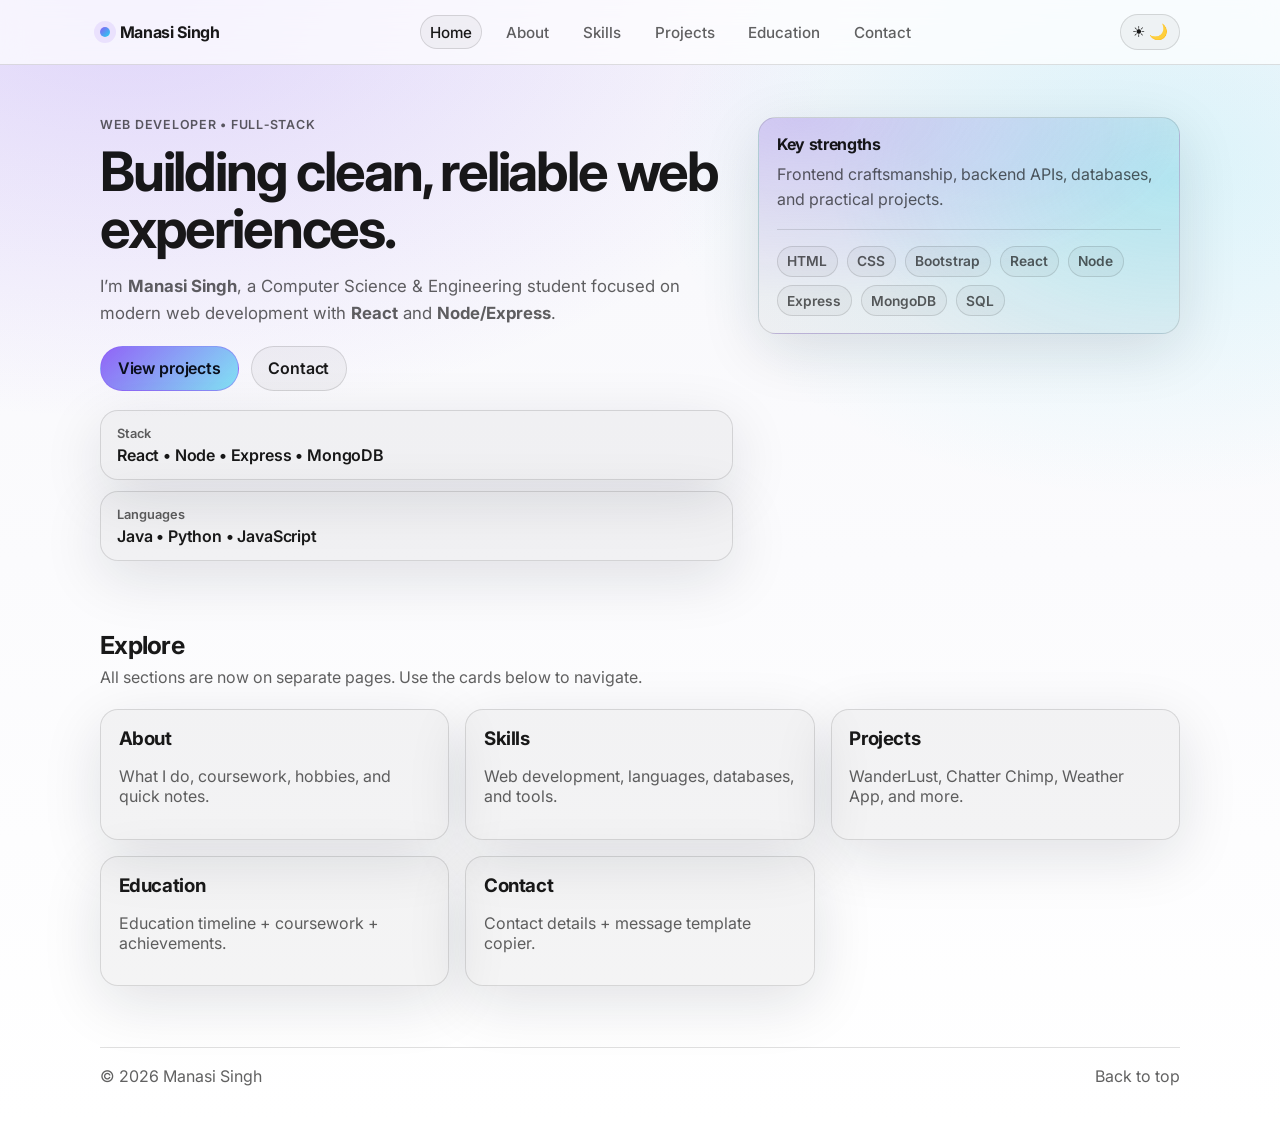
<file: index.html>
<!doctype html>
<html lang="en">
  <head>
    <meta charset="UTF-8" />
    <meta name="viewport" content="width=device-width, initial-scale=1.0" />
    <meta name="color-scheme" content="dark light" />
    <title>Manasi Singh | Portfolio</title>
    <meta
      name="description"
      content="Portfolio of Manasi Singh — web developer (React, Node, Express, MongoDB) with projects across full‑stack, chat apps, and APIs."
    />

    <link rel="preconnect" href="https://fonts.googleapis.com" />
    <link rel="preconnect" href="https://fonts.gstatic.com" crossorigin />
    <link
      href="https://fonts.googleapis.com/css2?family=Inter:wght@400;500;600;700&display=swap"
      rel="stylesheet"
    />
    <link rel="stylesheet" href="./styles.css" />
  </head>
  <body>
    <a class="skip-link" href="#content">Skip to content</a>

    <header class="topbar">
      <div class="container topbar__inner">
        <div class="brand">
          <span class="brand__dot" aria-hidden="true"></span>
          <span class="brand__text">Manasi Singh</span>
        </div>

        <nav class="nav" aria-label="Primary">
          <a href="./index.html">Home</a>
          <a href="./about.html">About</a>
          <a href="./skills.html">Skills</a>
          <a href="./projects.html">Projects</a>
          <a href="./education.html">Education</a>
          <a href="./contact.html">Contact</a>
        </nav>

        <button class="icon-btn" id="themeToggle" type="button" aria-label="Toggle theme">
          <span class="icon-btn__sun" aria-hidden="true">☀</span>
          <span class="icon-btn__moon" aria-hidden="true">🌙</span>
        </button>
      </div>
    </header>

    <main id="content">
      <section class="hero">
        <div class="container hero__inner">
          <div class="hero__left">
            <p class="eyebrow">Web Developer • Full‑Stack</p>
            <h1 class="hero__title">Building clean, reliable web experiences.</h1>
            <p class="hero__subtitle">
              I’m <strong>Manasi Singh</strong>, a Computer Science & Engineering student focused on
              modern web development with <strong>React</strong> and <strong>Node/Express</strong>.
            </p>

            <div class="hero__cta">
              <a class="btn btn--primary" href="./projects.html">View projects</a>
              <a class="btn btn--ghost" href="./contact.html">Contact</a>
            </div>

            <div class="hero__meta" role="list" aria-label="Highlights">
              <div class="pill" role="listitem">
                <span class="pill__label">Stack</span>
                <span class="pill__value">React • Node • Express • MongoDB</span>
              </div>
              <div class="pill" role="listitem">
                <span class="pill__label">Languages</span>
                <span class="pill__value">Java • Python • JavaScript</span>
              </div>
            </div>
          </div>

          <div class="hero__right" aria-hidden="true">
            <div class="card card--glow">
              <div class="stat">
                <div class="stat__k">Key strengths</div>
                <div class="stat__v">
                  Frontend craftsmanship, backend APIs, databases, and practical projects.
                </div>
              </div>
              <div class="divider"></div>
              <div class="chips">
                <span class="chip">HTML</span>
                <span class="chip">CSS</span>
                <span class="chip">Bootstrap</span>
                <span class="chip">React</span>
                <span class="chip">Node</span>
                <span class="chip">Express</span>
                <span class="chip">MongoDB</span>
                <span class="chip">SQL</span>
              </div>
            </div>
          </div>
        </div>
      </section>

      <section class="section">
        <div class="container">
          <div class="section__head">
            <h2>Explore</h2>
            <p>All sections are now on separate pages. Use the cards below to navigate.</p>
          </div>

          <div class="grid grid--3">
            <a class="card card--link" href="./about.html">
              <h3>About</h3>
              <p class="muted">What I do, coursework, hobbies, and quick notes.</p>
            </a>
            <a class="card card--link" href="./skills.html">
              <h3>Skills</h3>
              <p class="muted">Web development, languages, databases, and tools.</p>
            </a>
            <a class="card card--link" href="./projects.html">
              <h3>Projects</h3>
              <p class="muted">WanderLust, Chatter Chimp, Weather App, and more.</p>
            </a>
            <a class="card card--link" href="./education.html">
              <h3>Education</h3>
              <p class="muted">Education timeline + coursework + achievements.</p>
            </a>
            <a class="card card--link" href="./contact.html">
              <h3>Contact</h3>
              <p class="muted">Contact details + message template copier.</p>
            </a>
          </div>
        </div>
      </section>
    </main>

    <footer class="footer">
      <div class="container footer__inner">
        <span class="muted">© <span id="year"></span> Manasi Singh</span>
        <a class="muted" href="#content">Back to top</a>
      </div>
    </footer>

    <script type="application/ld+json">
      {
        "@context": "https://schema.org",
        "@type": "Person",
        "name": "Manasi Singh",
        "jobTitle": "Web Developer",
        "knowsAbout": ["React", "Node.js", "Express", "MongoDB", "SQL", "Java", "Python"]
      }
    </script>
    <script src="./script.js"></script>
  </body>
</html>
</file>
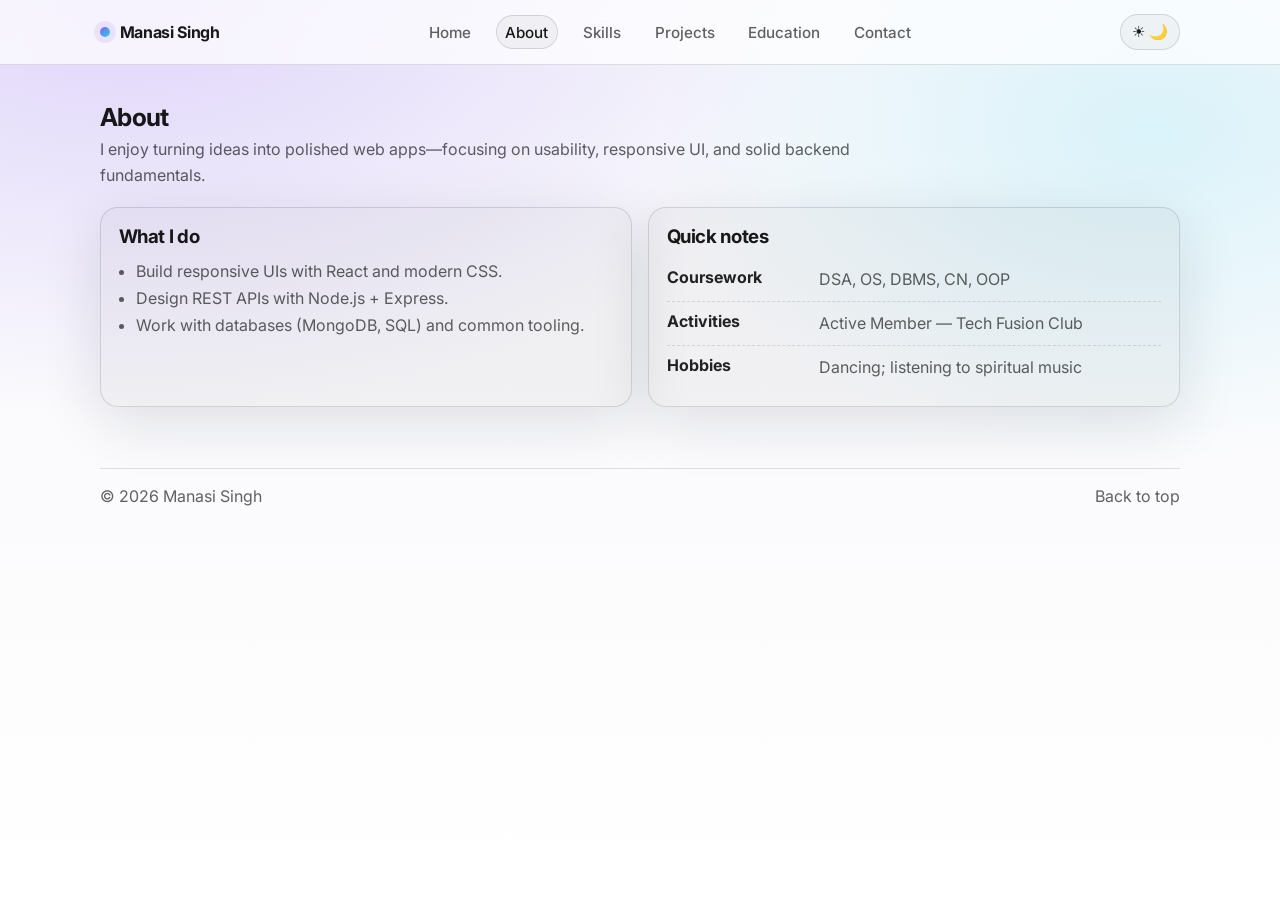
<file: about.html>
<!doctype html>
<html lang="en">
  <head>
    <meta charset="UTF-8" />
    <meta name="viewport" content="width=device-width, initial-scale=1.0" />
    <meta name="color-scheme" content="dark light" />
    <title>About | Manasi Singh</title>
    <meta
      name="description"
      content="About Manasi Singh — web developer focused on React, Node/Express, and building responsive web apps."
    />
    <link rel="preconnect" href="https://fonts.googleapis.com" />
    <link rel="preconnect" href="https://fonts.gstatic.com" crossorigin />
    <link
      href="https://fonts.googleapis.com/css2?family=Inter:wght@400;500;600;700&display=swap"
      rel="stylesheet"
    />
    <link rel="stylesheet" href="./styles.css" />
  </head>
  <body>
    <a class="skip-link" href="#content">Skip to content</a>

    <header class="topbar">
      <div class="container topbar__inner">
        <a class="brand" href="./index.html">
          <span class="brand__dot" aria-hidden="true"></span>
          <span class="brand__text">Manasi Singh</span>
        </a>

        <nav class="nav" aria-label="Primary">
          <a href="./index.html">Home</a>
          <a href="./about.html">About</a>
          <a href="./skills.html">Skills</a>
          <a href="./projects.html">Projects</a>
          <a href="./education.html">Education</a>
          <a href="./contact.html">Contact</a>
        </nav>

        <button class="icon-btn" id="themeToggle" type="button" aria-label="Toggle theme">
          <span class="icon-btn__sun" aria-hidden="true">☀</span>
          <span class="icon-btn__moon" aria-hidden="true">🌙</span>
        </button>
      </div>
    </header>

    <main id="content">
      <section class="section">
        <div class="container">
          <div class="section__head">
            <h2>About</h2>
            <p>
              I enjoy turning ideas into polished web apps—focusing on usability, responsive UI, and
              solid backend fundamentals.
            </p>
          </div>

          <div class="grid grid--2">
            <article class="card">
              <h3>What I do</h3>
              <ul class="list">
                <li>Build responsive UIs with React and modern CSS.</li>
                <li>Design REST APIs with Node.js + Express.</li>
                <li>Work with databases (MongoDB, SQL) and common tooling.</li>
              </ul>
            </article>

            <article class="card">
              <h3>Quick notes</h3>
              <dl class="facts">
                <div class="facts__row">
                  <dt>Coursework</dt>
                  <dd>DSA, OS, DBMS, CN, OOP</dd>
                </div>
                <div class="facts__row">
                  <dt>Activities</dt>
                  <dd>Active Member — Tech Fusion Club</dd>
                </div>
                <div class="facts__row">
                  <dt>Hobbies</dt>
                  <dd>Dancing; listening to spiritual music</dd>
                </div>
              </dl>
            </article>
          </div>
        </div>
      </section>
    </main>

    <footer class="footer">
      <div class="container footer__inner">
        <span class="muted">© <span id="year"></span> Manasi Singh</span>
        <a class="muted" href="#content">Back to top</a>
      </div>
    </footer>

    <script src="./script.js"></script>
  </body>
</html>
</file>
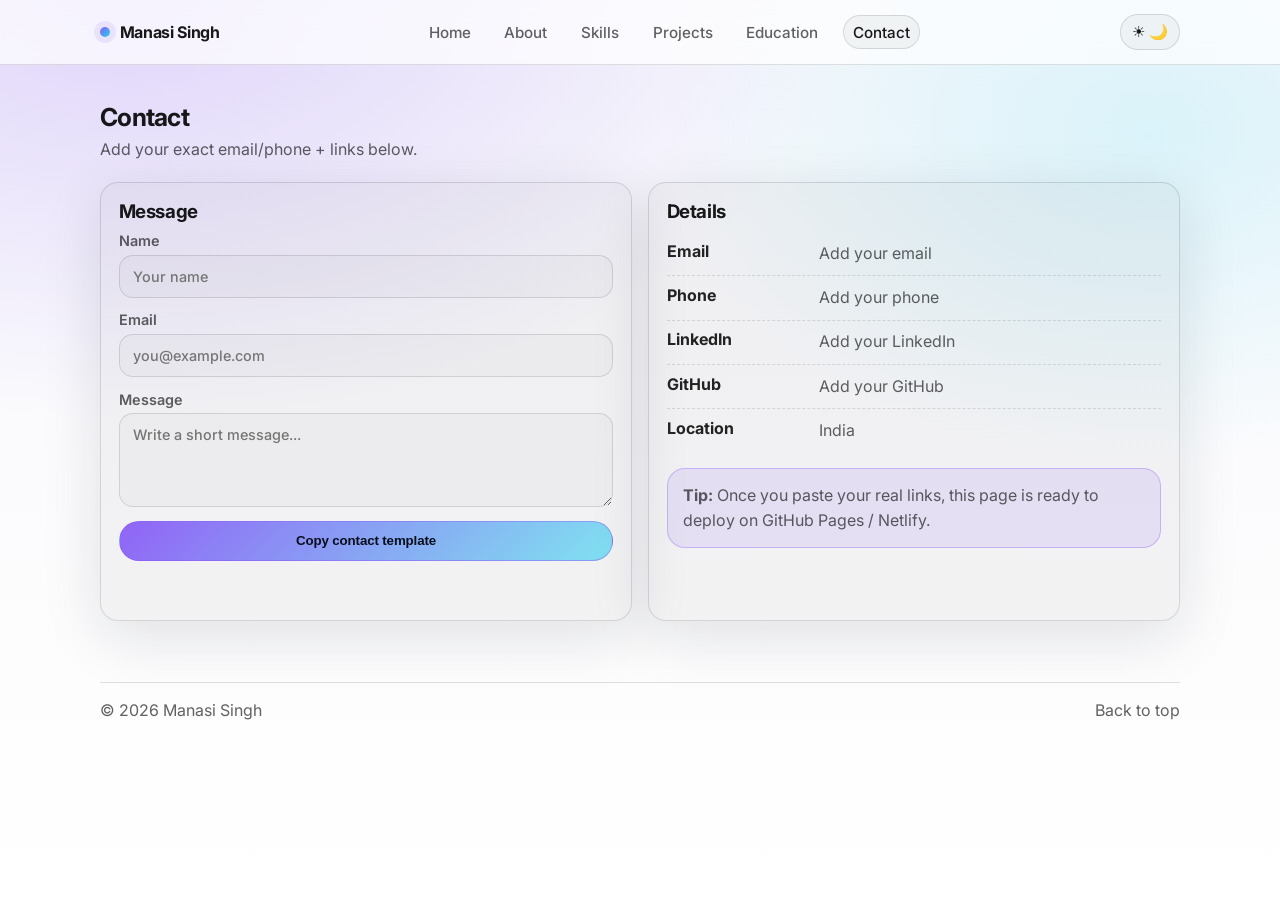
<file: contact.html>
<!doctype html>
<html lang="en">
  <head>
    <meta charset="UTF-8" />
    <meta name="viewport" content="width=device-width, initial-scale=1.0" />
    <meta name="color-scheme" content="dark light" />
    <title>Contact | Manasi Singh</title>
    <meta name="description" content="Contact Manasi Singh — email, phone, and social links." />
    <link rel="preconnect" href="https://fonts.googleapis.com" />
    <link rel="preconnect" href="https://fonts.gstatic.com" crossorigin />
    <link
      href="https://fonts.googleapis.com/css2?family=Inter:wght@400;500;600;700&display=swap"
      rel="stylesheet"
    />
    <link rel="stylesheet" href="./styles.css" />
  </head>
  <body>
    <a class="skip-link" href="#content">Skip to content</a>

    <header class="topbar">
      <div class="container topbar__inner">
        <a class="brand" href="./index.html">
          <span class="brand__dot" aria-hidden="true"></span>
          <span class="brand__text">Manasi Singh</span>
        </a>

        <nav class="nav" aria-label="Primary">
          <a href="./index.html">Home</a>
          <a href="./about.html">About</a>
          <a href="./skills.html">Skills</a>
          <a href="./projects.html">Projects</a>
          <a href="./education.html">Education</a>
          <a href="./contact.html">Contact</a>
        </nav>

        <button class="icon-btn" id="themeToggle" type="button" aria-label="Toggle theme">
          <span class="icon-btn__sun" aria-hidden="true">☀</span>
          <span class="icon-btn__moon" aria-hidden="true">🌙</span>
        </button>
      </div>
    </header>

    <main id="content">
      <section class="section">
        <div class="container">
          <div class="section__head">
            <h2>Contact</h2>
            <p>Add your exact email/phone + links below.</p>
          </div>

          <div class="grid grid--2">
            <article class="card">
              <h3>Message</h3>
              <form class="form" onsubmit="return false;">
                <label class="field">
                  <span>Name</span>
                  <input type="text" placeholder="Your name" autocomplete="name" />
                </label>
                <label class="field">
                  <span>Email</span>
                  <input type="email" placeholder="you@example.com" autocomplete="email" />
                </label>
                <label class="field">
                  <span>Message</span>
                  <textarea rows="4" placeholder="Write a short message..."></textarea>
                </label>
                <button class="btn btn--primary" type="button" id="copyContactBtn">
                  Copy contact template
                </button>
                <p class="muted small" id="copyNote" aria-live="polite"></p>
              </form>
            </article>

            <article class="card">
              <h3>Details</h3>
              <dl class="facts">
                <div class="facts__row">
                  <dt>Email</dt>
                  <dd><a href="#" data-placeholder="email">Add your email</a></dd>
                </div>
                <div class="facts__row">
                  <dt>Phone</dt>
                  <dd><a href="#" data-placeholder="phone">Add your phone</a></dd>
                </div>
                <div class="facts__row">
                  <dt>LinkedIn</dt>
                  <dd><a href="#" data-placeholder="linkedin">Add your LinkedIn</a></dd>
                </div>
                <div class="facts__row">
                  <dt>GitHub</dt>
                  <dd><a href="#" data-placeholder="github">Add your GitHub</a></dd>
                </div>
                <div class="facts__row">
                  <dt>Location</dt>
                  <dd>India</dd>
                </div>
              </dl>

              <div class="callout">
                <strong>Tip:</strong> Once you paste your real links, this page is ready to deploy on
                GitHub Pages / Netlify.
              </div>
            </article>
          </div>
        </div>
      </section>
    </main>

    <footer class="footer">
      <div class="container footer__inner">
        <span class="muted">© <span id="year"></span> Manasi Singh</span>
        <a class="muted" href="#content">Back to top</a>
      </div>
    </footer>

    <script src="./script.js"></script>
  </body>
</html>
</file>
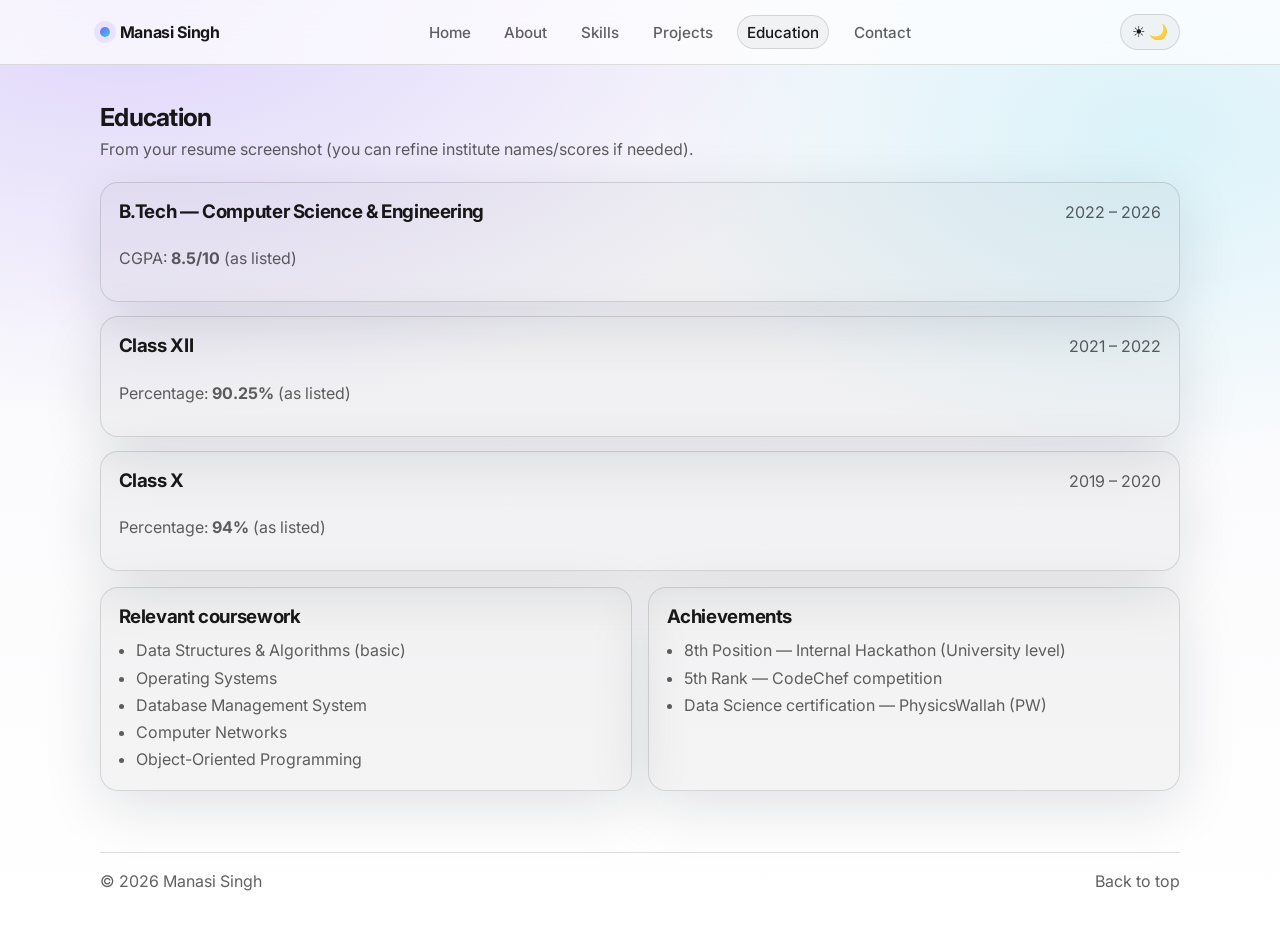
<file: education.html>
<!doctype html>
<html lang="en">
  <head>
    <meta charset="UTF-8" />
    <meta name="viewport" content="width=device-width, initial-scale=1.0" />
    <meta name="color-scheme" content="dark light" />
    <title>Education | Manasi Singh</title>
    <meta name="description" content="Education, coursework, and achievements of Manasi Singh." />
    <link rel="preconnect" href="https://fonts.googleapis.com" />
    <link rel="preconnect" href="https://fonts.gstatic.com" crossorigin />
    <link
      href="https://fonts.googleapis.com/css2?family=Inter:wght@400;500;600;700&display=swap"
      rel="stylesheet"
    />
    <link rel="stylesheet" href="./styles.css" />
  </head>
  <body>
    <a class="skip-link" href="#content">Skip to content</a>

    <header class="topbar">
      <div class="container topbar__inner">
        <a class="brand" href="./index.html">
          <span class="brand__dot" aria-hidden="true"></span>
          <span class="brand__text">Manasi Singh</span>
        </a>

        <nav class="nav" aria-label="Primary">
          <a href="./index.html">Home</a>
          <a href="./about.html">About</a>
          <a href="./skills.html">Skills</a>
          <a href="./projects.html">Projects</a>
          <a href="./education.html">Education</a>
          <a href="./contact.html">Contact</a>
        </nav>

        <button class="icon-btn" id="themeToggle" type="button" aria-label="Toggle theme">
          <span class="icon-btn__sun" aria-hidden="true">☀</span>
          <span class="icon-btn__moon" aria-hidden="true">🌙</span>
        </button>
      </div>
    </header>

    <main id="content">
      <section class="section">
        <div class="container">
          <div class="section__head">
            <h2>Education</h2>
            <p>From your resume screenshot (you can refine institute names/scores if needed).</p>
          </div>

          <div class="timeline">
            <article class="timeline__item card">
              <div class="timeline__title">
                <h3>B.Tech — Computer Science & Engineering</h3>
                <span class="muted">2022 – 2026</span>
              </div>
              <p class="muted">CGPA: <strong>8.5/10</strong> (as listed)</p>
            </article>

            <article class="timeline__item card">
              <div class="timeline__title">
                <h3>Class XII</h3>
                <span class="muted">2021 – 2022</span>
              </div>
              <p class="muted">Percentage: <strong>90.25%</strong> (as listed)</p>
            </article>

            <article class="timeline__item card">
              <div class="timeline__title">
                <h3>Class X</h3>
                <span class="muted">2019 – 2020</span>
              </div>
              <p class="muted">Percentage: <strong>94%</strong> (as listed)</p>
            </article>
          </div>

          <div class="grid grid--2 section__subgrid">
            <article class="card">
              <h3>Relevant coursework</h3>
              <ul class="list">
                <li>Data Structures & Algorithms (basic)</li>
                <li>Operating Systems</li>
                <li>Database Management System</li>
                <li>Computer Networks</li>
                <li>Object-Oriented Programming</li>
              </ul>
            </article>

            <article class="card">
              <h3>Achievements</h3>
              <ul class="list">
                <li>8th Position — Internal Hackathon (University level)</li>
                <li>5th Rank — CodeChef competition</li>
                <li>Data Science certification — PhysicsWallah (PW)</li>
              </ul>
            </article>
          </div>
        </div>
      </section>
    </main>

    <footer class="footer">
      <div class="container footer__inner">
        <span class="muted">© <span id="year"></span> Manasi Singh</span>
        <a class="muted" href="#content">Back to top</a>
      </div>
    </footer>

    <script src="./script.js"></script>
  </body>
</html>
</file>
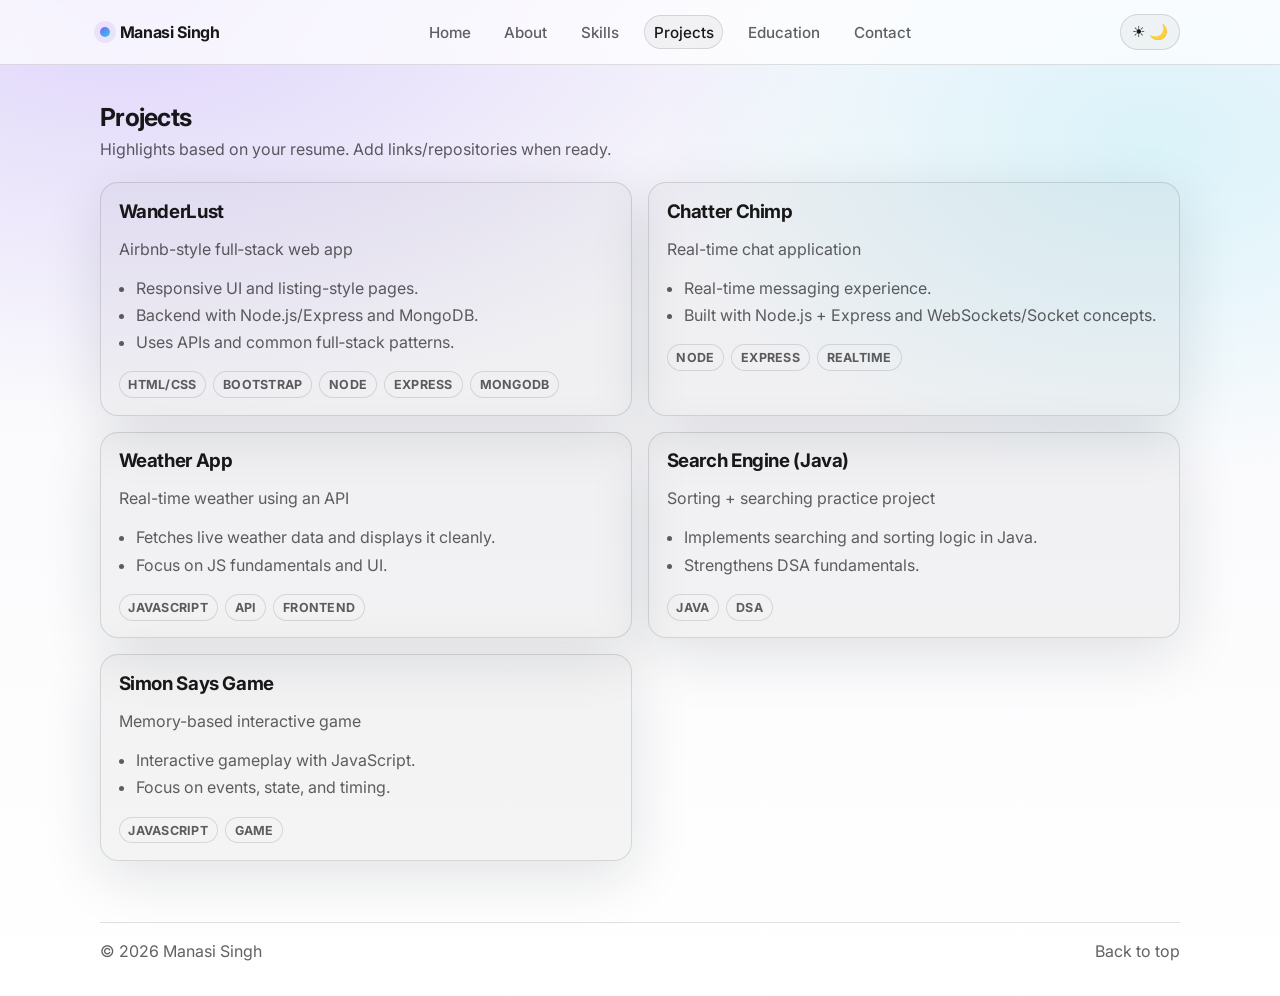
<file: projects.html>
<!doctype html>
<html lang="en">
  <head>
    <meta charset="UTF-8" />
    <meta name="viewport" content="width=device-width, initial-scale=1.0" />
    <meta name="color-scheme" content="dark light" />
    <title>Projects | Manasi Singh</title>
    <meta name="description" content="Projects by Manasi Singh — full-stack apps, APIs, and interactive JS projects." />
    <link rel="preconnect" href="https://fonts.googleapis.com" />
    <link rel="preconnect" href="https://fonts.gstatic.com" crossorigin />
    <link
      href="https://fonts.googleapis.com/css2?family=Inter:wght@400;500;600;700&display=swap"
      rel="stylesheet"
    />
    <link rel="stylesheet" href="./styles.css" />
  </head>
  <body>
    <a class="skip-link" href="#content">Skip to content</a>

    <header class="topbar">
      <div class="container topbar__inner">
        <a class="brand" href="./index.html">
          <span class="brand__dot" aria-hidden="true"></span>
          <span class="brand__text">Manasi Singh</span>
        </a>

        <nav class="nav" aria-label="Primary">
          <a href="./index.html">Home</a>
          <a href="./about.html">About</a>
          <a href="./skills.html">Skills</a>
          <a href="./projects.html">Projects</a>
          <a href="./education.html">Education</a>
          <a href="./contact.html">Contact</a>
        </nav>

        <button class="icon-btn" id="themeToggle" type="button" aria-label="Toggle theme">
          <span class="icon-btn__sun" aria-hidden="true">☀</span>
          <span class="icon-btn__moon" aria-hidden="true">🌙</span>
        </button>
      </div>
    </header>

    <main id="content">
      <section class="section">
        <div class="container">
          <div class="section__head">
            <h2>Projects</h2>
            <p>Highlights based on your resume. Add links/repositories when ready.</p>
          </div>

          <div class="grid grid--2">
            <article class="card project">
              <div class="project__head">
                <h3>WanderLust</h3>
                <p class="muted">Airbnb-style full‑stack web app</p>
              </div>
              <ul class="list">
                <li>Responsive UI and listing-style pages.</li>
                <li>Backend with Node.js/Express and MongoDB.</li>
                <li>Uses APIs and common full‑stack patterns.</li>
              </ul>
              <div class="project__foot">
                <span class="tag">HTML/CSS</span>
                <span class="tag">Bootstrap</span>
                <span class="tag">Node</span>
                <span class="tag">Express</span>
                <span class="tag">MongoDB</span>
              </div>
            </article>

            <article class="card project">
              <div class="project__head">
                <h3>Chatter Chimp</h3>
                <p class="muted">Real-time chat application</p>
              </div>
              <ul class="list">
                <li>Real-time messaging experience.</li>
                <li>Built with Node.js + Express and WebSockets/Socket concepts.</li>
              </ul>
              <div class="project__foot">
                <span class="tag">Node</span>
                <span class="tag">Express</span>
                <span class="tag">Realtime</span>
              </div>
            </article>

            <article class="card project">
              <div class="project__head">
                <h3>Weather App</h3>
                <p class="muted">Real-time weather using an API</p>
              </div>
              <ul class="list">
                <li>Fetches live weather data and displays it cleanly.</li>
                <li>Focus on JS fundamentals and UI.</li>
              </ul>
              <div class="project__foot">
                <span class="tag">JavaScript</span>
                <span class="tag">API</span>
                <span class="tag">Frontend</span>
              </div>
            </article>

            <article class="card project">
              <div class="project__head">
                <h3>Search Engine (Java)</h3>
                <p class="muted">Sorting + searching practice project</p>
              </div>
              <ul class="list">
                <li>Implements searching and sorting logic in Java.</li>
                <li>Strengthens DSA fundamentals.</li>
              </ul>
              <div class="project__foot">
                <span class="tag">Java</span>
                <span class="tag">DSA</span>
              </div>
            </article>

            <article class="card project">
              <div class="project__head">
                <h3>Simon Says Game</h3>
                <p class="muted">Memory-based interactive game</p>
              </div>
              <ul class="list">
                <li>Interactive gameplay with JavaScript.</li>
                <li>Focus on events, state, and timing.</li>
              </ul>
              <div class="project__foot">
                <span class="tag">JavaScript</span>
                <span class="tag">Game</span>
              </div>
            </article>
          </div>
        </div>
      </section>
    </main>

    <footer class="footer">
      <div class="container footer__inner">
        <span class="muted">© <span id="year"></span> Manasi Singh</span>
        <a class="muted" href="#content">Back to top</a>
      </div>
    </footer>

    <script src="./script.js"></script>
  </body>
</html>
</file>
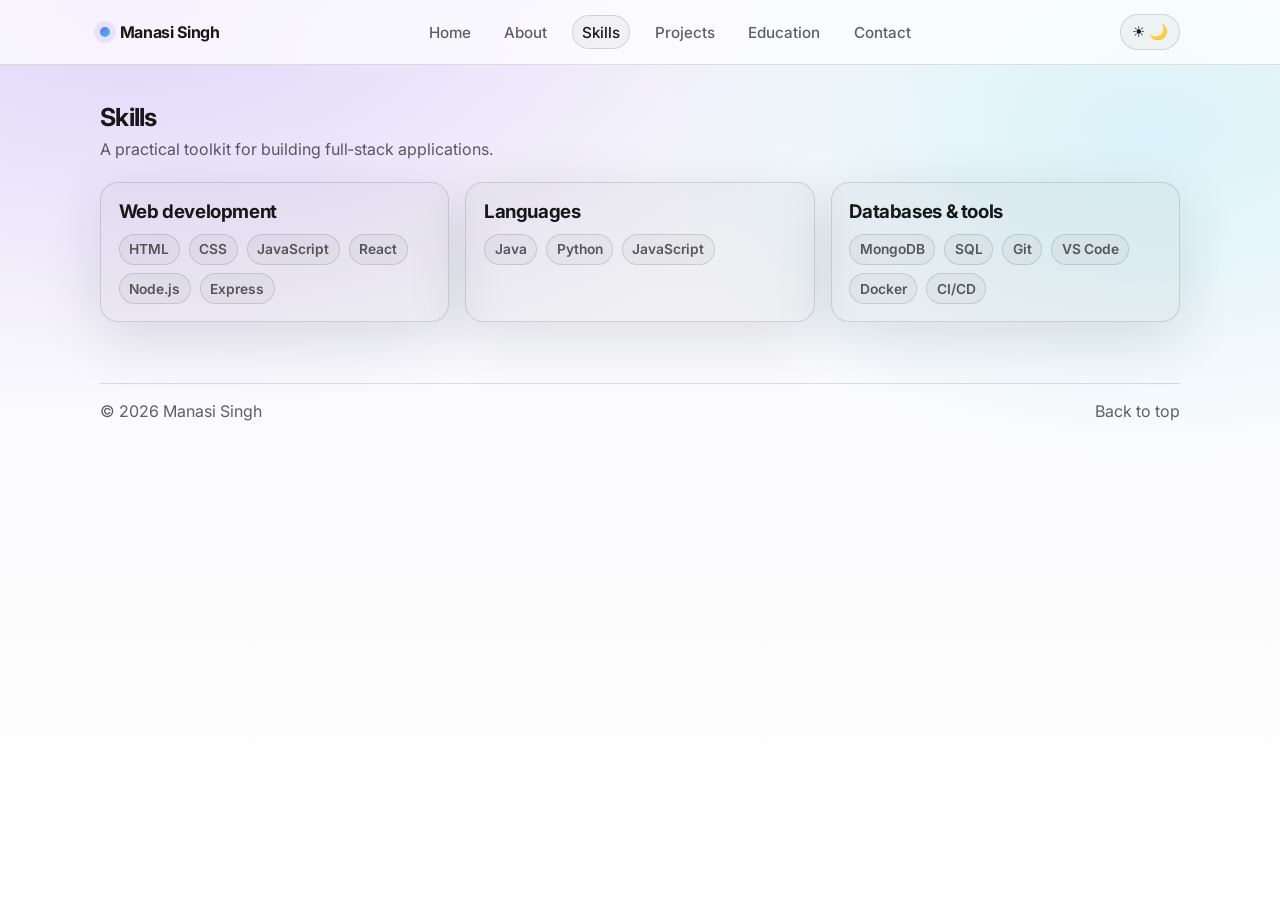
<file: skills.html>
<!doctype html>
<html lang="en">
  <head>
    <meta charset="UTF-8" />
    <meta name="viewport" content="width=device-width, initial-scale=1.0" />
    <meta name="color-scheme" content="dark light" />
    <title>Skills | Manasi Singh</title>
    <meta
      name="description"
      content="Skills of Manasi Singh — web development, languages, databases and tools."
    />
    <link rel="preconnect" href="https://fonts.googleapis.com" />
    <link rel="preconnect" href="https://fonts.gstatic.com" crossorigin />
    <link
      href="https://fonts.googleapis.com/css2?family=Inter:wght@400;500;600;700&display=swap"
      rel="stylesheet"
    />
    <link rel="stylesheet" href="./styles.css" />
  </head>
  <body>
    <a class="skip-link" href="#content">Skip to content</a>

    <header class="topbar">
      <div class="container topbar__inner">
        <a class="brand" href="./index.html">
          <span class="brand__dot" aria-hidden="true"></span>
          <span class="brand__text">Manasi Singh</span>
        </a>

        <nav class="nav" aria-label="Primary">
          <a href="./index.html">Home</a>
          <a href="./about.html">About</a>
          <a href="./skills.html">Skills</a>
          <a href="./projects.html">Projects</a>
          <a href="./education.html">Education</a>
          <a href="./contact.html">Contact</a>
        </nav>

        <button class="icon-btn" id="themeToggle" type="button" aria-label="Toggle theme">
          <span class="icon-btn__sun" aria-hidden="true">☀</span>
          <span class="icon-btn__moon" aria-hidden="true">🌙</span>
        </button>
      </div>
    </header>

    <main id="content">
      <section class="section">
        <div class="container">
          <div class="section__head">
            <h2>Skills</h2>
            <p>A practical toolkit for building full‑stack applications.</p>
          </div>

          <div class="grid grid--3">
            <article class="card">
              <h3>Web development</h3>
              <div class="chips chips--wrap">
                <span class="chip">HTML</span>
                <span class="chip">CSS</span>
                <span class="chip">JavaScript</span>
                <span class="chip">React</span>
                <span class="chip">Node.js</span>
                <span class="chip">Express</span>
              </div>
            </article>

            <article class="card">
              <h3>Languages</h3>
              <div class="chips chips--wrap">
                <span class="chip">Java</span>
                <span class="chip">Python</span>
                <span class="chip">JavaScript</span>
              </div>
            </article>

            <article class="card">
              <h3>Databases & tools</h3>
              <div class="chips chips--wrap">
                <span class="chip">MongoDB</span>
                <span class="chip">SQL</span>
                <span class="chip">Git</span>
                <span class="chip">VS Code</span>
                <span class="chip">Docker</span>
                <span class="chip">CI/CD</span>
              </div>
            </article>
          </div>
        </div>
      </section>
    </main>

    <footer class="footer">
      <div class="container footer__inner">
        <span class="muted">© <span id="year"></span> Manasi Singh</span>
        <a class="muted" href="#content">Back to top</a>
      </div>
    </footer>

    <script src="./script.js"></script>
  </body>
</html>
</file>
<file: styles.css>
:root {
  --bg: #0b1020;
  --bg2: #0c1430;
  --card: rgba(255, 255, 255, 0.06);
  --card2: rgba(255, 255, 255, 0.09);
  --text: rgba(255, 255, 255, 0.92);
  --muted: rgba(255, 255, 255, 0.66);
  --border: rgba(255, 255, 255, 0.12);
  --shadow: 0 14px 60px rgba(0, 0, 0, 0.45);
  --accent: #8b5cf6;
  --accent2: #22d3ee;
  --ring: rgba(139, 92, 246, 0.35);
  --radius: 18px;
  --container: 1080px;
  --font: Inter, system-ui, -apple-system, Segoe UI, Roboto, Ubuntu, Cantarell, Noto Sans,
    Helvetica, Arial, "Apple Color Emoji", "Segoe UI Emoji";
}

[data-theme="light"] {
  --bg: #f7f7fb;
  --bg2: #ffffff;
  --card: rgba(0, 0, 0, 0.04);
  --card2: rgba(0, 0, 0, 0.06);
  --text: rgba(0, 0, 0, 0.9);
  --muted: rgba(0, 0, 0, 0.62);
  --border: rgba(0, 0, 0, 0.12);
  --shadow: 0 16px 60px rgba(17, 24, 39, 0.12);
  --ring: rgba(34, 211, 238, 0.25);
}

*,
*::before,
*::after {
  box-sizing: border-box;
}

html {
  scroll-behavior: smooth;
}

body {
  margin: 0;
  font-family: var(--font);
  color: var(--text);
  background: radial-gradient(1200px 700px at 10% 0%, rgba(139, 92, 246, 0.22), transparent 60%),
    radial-gradient(900px 600px at 90% 15%, rgba(34, 211, 238, 0.14), transparent 55%),
    linear-gradient(180deg, var(--bg), var(--bg2));
  min-height: 100dvh;
}

a {
  color: inherit;
  text-decoration: none;
}

a:hover {
  text-decoration: underline;
  text-decoration-color: rgba(139, 92, 246, 0.7);
  text-underline-offset: 4px;
}

.container {
  width: min(100% - 2.2rem, var(--container));
  margin-inline: auto;
}

.skip-link {
  position: absolute;
  left: -999px;
  top: 10px;
  background: var(--bg2);
  color: var(--text);
  padding: 0.6rem 0.9rem;
  border: 1px solid var(--border);
  border-radius: 999px;
  z-index: 999;
}

.skip-link:focus {
  left: 16px;
  outline: none;
  box-shadow: 0 0 0 4px var(--ring);
}

.topbar {
  position: sticky;
  top: 0;
  z-index: 50;
  backdrop-filter: blur(14px);
  background: rgba(10, 12, 20, 0.55);
  border-bottom: 1px solid var(--border);
}

[data-theme="light"] .topbar {
  background: rgba(255, 255, 255, 0.7);
}

.topbar__inner {
  display: flex;
  align-items: center;
  justify-content: space-between;
  gap: 1rem;
  padding: 0.9rem 0;
}

.brand {
  display: inline-flex;
  align-items: center;
  gap: 0.6rem;
  font-weight: 700;
  letter-spacing: -0.02em;
}

.brand__dot {
  width: 10px;
  height: 10px;
  border-radius: 999px;
  background: linear-gradient(135deg, var(--accent), var(--accent2));
  box-shadow: 0 0 0 6px rgba(139, 92, 246, 0.12);
}

.nav {
  display: flex;
  gap: 1rem;
  align-items: center;
}

.nav a {
  padding: 0.4rem 0.55rem;
  border-radius: 999px;
  color: var(--muted);
  font-weight: 500;
  font-size: 0.95rem;
}

.nav a[aria-current="page"] {
  color: var(--text);
  background: var(--card);
  border: 1px solid var(--border);
}

.nav a:hover {
  text-decoration: none;
  color: var(--text);
  background: var(--card);
}

.icon-btn {
  border: 1px solid var(--border);
  background: var(--card);
  color: var(--text);
  border-radius: 999px;
  padding: 0.55rem 0.7rem;
  cursor: pointer;
  box-shadow: none;
  transition: transform 120ms ease, background 120ms ease;
}

.icon-btn:hover {
  transform: translateY(-1px);
  background: var(--card2);
}

.icon-btn:focus-visible {
  outline: none;
  box-shadow: 0 0 0 4px var(--ring);
}

.icon-btn__sun,
.icon-btn__moon {
  font-size: 0.95rem;
  line-height: 1;
}

.hero {
  padding: 3.2rem 0 2rem;
}

.hero__inner {
  display: grid;
  grid-template-columns: 1.2fr 0.8fr;
  gap: 1.6rem;
  align-items: start;
}

.eyebrow {
  color: var(--muted);
  letter-spacing: 0.06em;
  font-weight: 600;
  text-transform: uppercase;
  font-size: 0.78rem;
  margin: 0 0 0.7rem;
}

.hero__title {
  margin: 0;
  font-size: clamp(2.1rem, 4.4vw, 3.4rem);
  line-height: 1.05;
  letter-spacing: -0.04em;
}

.hero__subtitle {
  margin: 1rem 0 1.2rem;
  max-width: 56ch;
  color: var(--muted);
  font-size: 1.05rem;
  line-height: 1.6;
}

.hero__cta {
  display: flex;
  gap: 0.75rem;
  flex-wrap: wrap;
  margin: 1rem 0 1.2rem;
}

.btn {
  display: inline-flex;
  align-items: center;
  justify-content: center;
  gap: 0.6rem;
  border-radius: 999px;
  padding: 0.72rem 1.05rem;
  border: 1px solid var(--border);
  font-weight: 600;
  letter-spacing: -0.01em;
  cursor: pointer;
  transition: transform 120ms ease, background 120ms ease, border-color 120ms ease;
}

.btn:hover {
  text-decoration: none;
  transform: translateY(-1px);
}

.btn:focus-visible {
  outline: none;
  box-shadow: 0 0 0 4px var(--ring);
}

.btn--primary {
  border-color: rgba(139, 92, 246, 0.45);
  background: linear-gradient(135deg, rgba(139, 92, 246, 0.95), rgba(34, 211, 238, 0.55));
  color: #0b1020;
}

[data-theme="light"] .btn--primary {
  color: #0a0f1d;
}

.btn--ghost {
  background: var(--card);
}

.hero__meta {
  display: grid;
  gap: 0.7rem;
}

.pill {
  border: 1px solid var(--border);
  background: var(--card);
  border-radius: var(--radius);
  padding: 0.9rem 1rem;
  box-shadow: var(--shadow);
}

.pill__label {
  display: block;
  font-size: 0.8rem;
  color: var(--muted);
  margin-bottom: 0.25rem;
  font-weight: 600;
}

.pill__value {
  font-weight: 600;
  letter-spacing: -0.01em;
}

.card {
  border: 1px solid var(--border);
  background: var(--card);
  border-radius: var(--radius);
  padding: 1.05rem 1.1rem;
  box-shadow: var(--shadow);
}

.card--link {
  display: block;
  transition: transform 120ms ease, background 120ms ease, border-color 120ms ease;
}

.card--link:hover {
  text-decoration: none;
  transform: translateY(-2px);
  background: var(--card2);
  border-color: rgba(139, 92, 246, 0.28);
}

.card--glow {
  background: radial-gradient(900px 400px at 10% 0%, rgba(139, 92, 246, 0.25), transparent 45%),
    radial-gradient(700px 420px at 100% 30%, rgba(34, 211, 238, 0.18), transparent 50%),
    var(--card);
}

.divider {
  height: 1px;
  background: var(--border);
  margin: 1rem 0;
}

.stat__k {
  font-weight: 700;
  letter-spacing: -0.02em;
}

.stat__v {
  margin-top: 0.45rem;
  color: var(--muted);
  line-height: 1.6;
}

.chips {
  display: flex;
  gap: 0.55rem;
  flex-wrap: wrap;
}

.chips--wrap {
  margin-top: 0.7rem;
}

.chip {
  border: 1px solid var(--border);
  background: rgba(255, 255, 255, 0.05);
  padding: 0.4rem 0.6rem;
  border-radius: 999px;
  font-size: 0.86rem;
  font-weight: 600;
  color: var(--muted);
}

[data-theme="light"] .chip {
  background: rgba(0, 0, 0, 0.03);
}

.section {
  padding: 2.3rem 0;
}

.section__head {
  display: grid;
  gap: 0.3rem;
  margin-bottom: 1.2rem;
}

.section__head h2 {
  margin: 0;
  font-size: 1.55rem;
  letter-spacing: -0.03em;
}

.section__head p {
  margin: 0;
  color: var(--muted);
  max-width: 75ch;
  line-height: 1.6;
}

.section__subgrid {
  margin-top: 1rem;
}

.grid {
  display: grid;
  gap: 1rem;
}

.grid--2 {
  grid-template-columns: repeat(2, minmax(0, 1fr));
}

.grid--3 {
  grid-template-columns: repeat(3, minmax(0, 1fr));
}

h3 {
  margin: 0 0 0.6rem;
  letter-spacing: -0.02em;
}

.list {
  margin: 0.5rem 0 0;
  padding-left: 1.1rem;
  color: var(--muted);
  line-height: 1.7;
}

.muted {
  color: var(--muted);
}

.small {
  font-size: 0.9rem;
}

.project__head {
  margin-bottom: 0.7rem;
}

.project__foot {
  display: flex;
  flex-wrap: wrap;
  gap: 0.45rem;
  margin-top: 0.95rem;
}

.tag {
  font-size: 0.78rem;
  font-weight: 700;
  letter-spacing: 0.02em;
  text-transform: uppercase;
  border: 1px solid var(--border);
  background: rgba(255, 255, 255, 0.05);
  padding: 0.3rem 0.55rem;
  border-radius: 999px;
  color: var(--muted);
}

.timeline {
  display: grid;
  gap: 0.9rem;
}

.timeline__title {
  display: flex;
  align-items: baseline;
  justify-content: space-between;
  gap: 0.8rem;
  flex-wrap: wrap;
}

.facts {
  margin: 0.3rem 0 0;
}

.facts__row {
  display: grid;
  grid-template-columns: 140px 1fr;
  gap: 0.8rem;
  padding: 0.55rem 0;
  border-bottom: 1px dashed rgba(255, 255, 255, 0.14);
}

[data-theme="light"] .facts__row {
  border-bottom-color: rgba(0, 0, 0, 0.12);
}

.facts__row:last-child {
  border-bottom: 0;
}

dt {
  font-weight: 700;
  color: rgba(255, 255, 255, 0.86);
}

[data-theme="light"] dt {
  color: rgba(0, 0, 0, 0.86);
}

dd {
  margin: 0;
  color: var(--muted);
  line-height: 1.6;
}

.form {
  display: grid;
  gap: 0.85rem;
  margin-top: 0.5rem;
}

.field {
  display: grid;
  gap: 0.35rem;
  color: var(--muted);
  font-weight: 600;
  font-size: 0.9rem;
}

input,
textarea {
  width: 100%;
  border: 1px solid var(--border);
  border-radius: 14px;
  background: rgba(255, 255, 255, 0.04);
  color: var(--text);
  padding: 0.75rem 0.85rem;
  font: inherit;
  font-weight: 500;
  outline: none;
}

[data-theme="light"] input,
[data-theme="light"] textarea {
  background: rgba(0, 0, 0, 0.02);
}

input:focus,
textarea:focus {
  box-shadow: 0 0 0 4px var(--ring);
  border-color: rgba(139, 92, 246, 0.4);
}

.callout {
  margin-top: 1rem;
  border: 1px solid rgba(139, 92, 246, 0.35);
  background: rgba(139, 92, 246, 0.12);
  padding: 0.85rem 0.95rem;
  border-radius: var(--radius);
  color: var(--muted);
  line-height: 1.6;
}

.footer {
  padding: 1.5rem 0 2.2rem;
}

.footer__inner {
  display: flex;
  justify-content: space-between;
  gap: 0.8rem;
  align-items: center;
  border-top: 1px solid var(--border);
  padding-top: 1.1rem;
}

@media (max-width: 920px) {
  .hero__inner {
    grid-template-columns: 1fr;
  }
}

@media (max-width: 820px) {
  .nav {
    display: none;
  }
  .grid--2,
  .grid--3 {
    grid-template-columns: 1fr;
  }
  .facts__row {
    grid-template-columns: 120px 1fr;
  }
}
</file>
